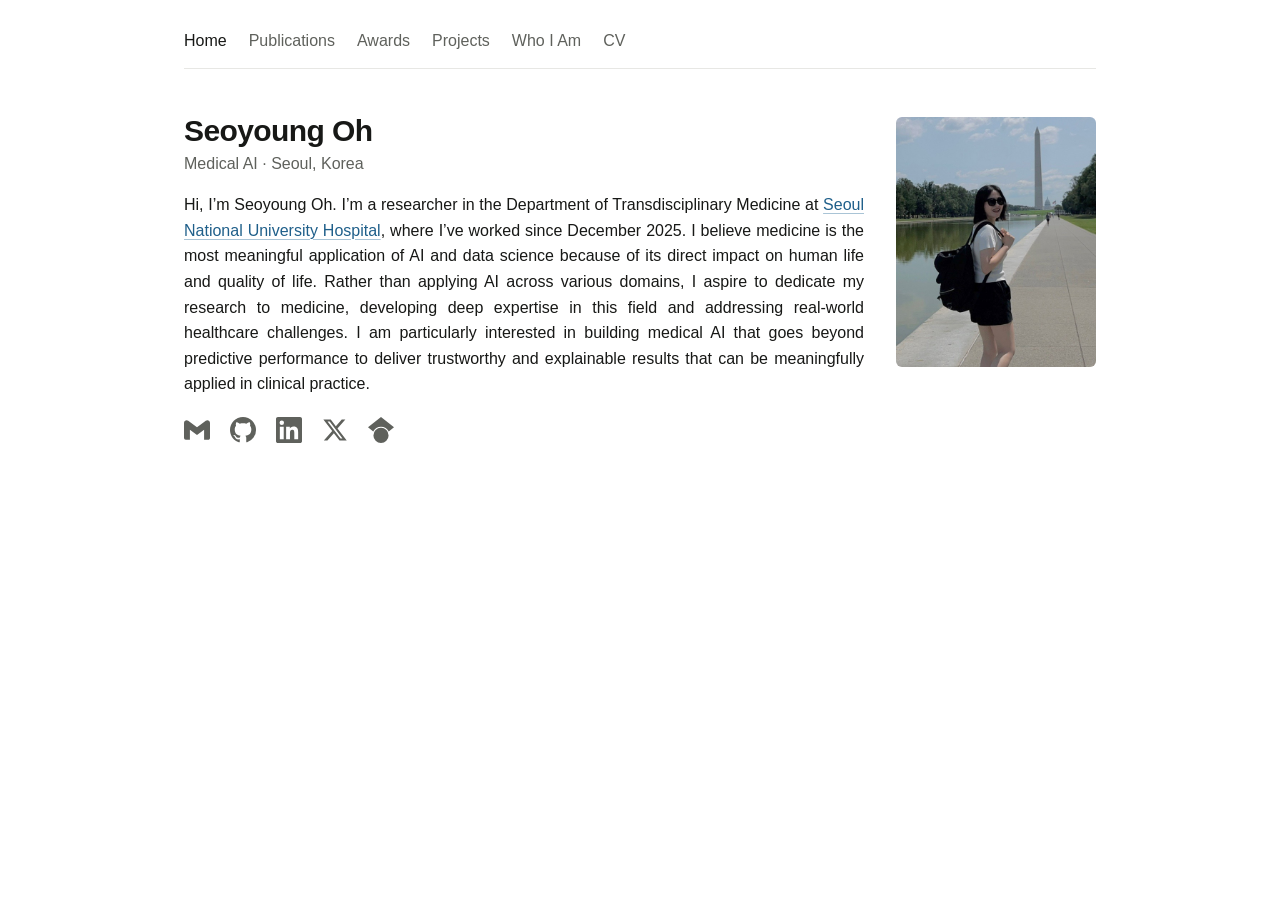
<file: index.html>
<!DOCTYPE html>
<html lang="en">
<head>
<meta charset="utf-8" />
<meta name="viewport" content="width=device-width, initial-scale=1" />
<title>Seoyoung Oh - Medical AI</title>
<meta name="description" content="Seoyoung Oh - Researcher in the Department of Transdisciplinary Medicine at Seoul National University Hospital, working on Healthcare and Medical AI." />
<meta name="author" content="Seoyoung Oh" />
<meta name="color-scheme" content="light dark" />
<meta name="theme-color" content="#FFFFFF" media="(prefers-color-scheme: light)" />
<meta name="theme-color" content="#0C0D0C" media="(prefers-color-scheme: dark)" />

<meta property="og:type" content="profile" />
<meta property="og:title" content="Seoyoung Oh - Medical AI" />
<meta property="og:description" content="Researcher in Transdisciplinary Medicine at Seoul National University Hospital, working on Healthcare and Medical AI." />
<meta property="og:locale" content="en_US" />
<meta name="twitter:card" content="summary" />
<meta name="twitter:title" content="Seoyoung Oh - Medical AI" />
<meta name="twitter:description" content="Researcher in Transdisciplinary Medicine at Seoul National University Hospital, working on Healthcare and Medical AI." />

<link rel="icon" href="data:image/svg+xml,%3Csvg%20xmlns='http://www.w3.org/2000/svg'%20viewBox='0%200%2032%2032'%3E%3Crect%20width='32'%20height='32'%20rx='7'%20fill='%230C0D0C'/%3E%3Ctext%20x='16'%20y='22'%20font-family='system-ui,sans-serif'%20font-size='15'%20font-weight='600'%20fill='%23EDEEEC'%20text-anchor='middle'%3ESO%3C/text%3E%3C/svg%3E" />
<link rel="stylesheet" href="assets/css/base.css">
<link rel="stylesheet" href="assets/css/home.css">
</head>
<body>

<main class="page">

  <nav class="top">
    <a href="index.html" aria-current="page">Home</a>
    <a href="publications.html">Publications</a>
    <a href="awards.html">Awards</a>
    <a href="projects.html">Projects</a>
    <a href="about.html">Who I Am</a>
    <a href="assets/pdf/SEOYOUNGOH_CV.pdf" target="_blank" rel="noopener">CV</a>
  </nav>

  <section class="intro">
    <img class="portrait" src="assets/img/profile-crop.jpg" alt="Seoyoung Oh" width="200" height="250" decoding="async" />
    <h1>Seoyoung Oh</h1>
    <p class="role">Medical AI · Seoul, Korea</p>

    <p>Hi, I’m Seoyoung Oh. I’m a researcher in the Department of Transdisciplinary Medicine at <a href="https://www.snuh.org" target="_blank" rel="noopener">Seoul National University Hospital</a>, where I’ve worked since December 2025. I believe medicine is the most meaningful application of AI and data science because of its direct impact on human life and quality of life. Rather than applying AI across various domains, I aspire to dedicate my research to medicine, developing deep expertise in this field and addressing real-world healthcare challenges. I am particularly interested in building medical AI that goes beyond predictive performance to deliver trustworthy and explainable results that can be meaningfully applied in clinical practice.</p>

    <div class="links">
      <a href="mailto:inmani1555@gmail.com" aria-label="Email">
        <svg viewBox="0 0 24 24" aria-hidden="true"><path d="M24 5.457v13.909c0 .904-.732 1.636-1.636 1.636h-3.819V11.73L12 16.64l-6.545-4.91v9.273H1.636A1.636 1.636 0 0 1 0 19.366V5.457c0-2.023 2.309-3.178 3.927-1.964L5.455 4.64 12 9.548l6.545-4.91 1.528-1.145C21.69 2.28 24 3.434 24 5.457z"/></svg>
      </a>
      <a href="https://github.com/5seoyoung" aria-label="GitHub">
        <svg viewBox="0 0 16 16" aria-hidden="true"><path d="M8 0C3.58 0 0 3.58 0 8c0 3.54 2.29 6.53 5.47 7.59.4.07.55-.17.55-.38 0-.19-.01-.82-.01-1.49-2.01.37-2.53-.49-2.69-.94-.09-.23-.48-.94-.82-1.13-.28-.15-.68-.52-.01-.53.63-.01 1.08.58 1.23.82.72 1.21 1.87.87 2.33.66.07-.52.28-.87.51-1.07-1.78-.2-3.64-.89-3.64-3.95 0-.87.31-1.59.82-2.15-.08-.2-.36-1.02.08-2.12 0 0 .67-.21 2.2.82.64-.18 1.32-.27 2-.27.68 0 1.36.09 2 .27 1.53-1.04 2.2-.82 2.2-.82.44 1.1.16 1.92.08 2.12.51.56.82 1.27.82 2.15 0 3.07-1.87 3.75-3.65 3.95.29.25.54.73.54 1.48 0 1.07-.01 1.93-.01 2.2 0 .21.15.46.55.38A8.01 8.01 0 0 0 16 8c0-4.42-3.58-8-8-8Z"/></svg>
      </a>
      <a href="https://www.linkedin.com/in/5seo0/" aria-label="LinkedIn">
        <svg viewBox="0 0 24 24" aria-hidden="true"><path d="M20.45 20.45h-3.56v-5.57c0-1.33-.02-3.04-1.85-3.04-1.85 0-2.14 1.45-2.14 2.94v5.67H9.35V9h3.41v1.56h.05c.48-.9 1.63-1.85 3.36-1.85 3.6 0 4.27 2.37 4.27 5.45v6.29ZM5.34 7.43a2.06 2.06 0 1 1 0-4.12 2.06 2.06 0 0 1 0 4.12ZM7.12 20.45H3.55V9h3.57v11.45ZM22.22 0H1.77C.79 0 0 .77 0 1.72v20.56C0 23.23.79 24 1.77 24h20.45c.98 0 1.78-.77 1.78-1.72V1.72C24 .77 23.2 0 22.22 0Z"/></svg>
      </a>
      <a href="https://x.com/5seo0_oh" aria-label="X">
        <svg viewBox="0 0 24 24" aria-hidden="true"><path d="M18.244 2.25h3.308l-7.227 8.26 8.502 11.24H16.17l-5.214-6.817L4.99 21.75H1.68l7.73-8.835L1.254 2.25H8.08l4.713 6.231 5.45-6.231Zm-1.161 17.52h1.833L7.084 4.126H5.117l11.966 15.644Z"/></svg>
      </a>
      <a href="https://scholar.google.com/citations?user=7uniuWMAAAAJ&hl=ko" aria-label="Google Scholar">
        <svg viewBox="0 0 24 24" aria-hidden="true"><path d="M12 24a7 7 0 1 1 0-14 7 7 0 0 1 0 14zm0-24L0 9.5l4.838 3.94A8 8 0 0 1 12 9a8 8 0 0 1 7.162 4.44L24 9.5z"/></svg>
      </a>
    </div>
  </section>

</main>

</body>
</html>
</file>
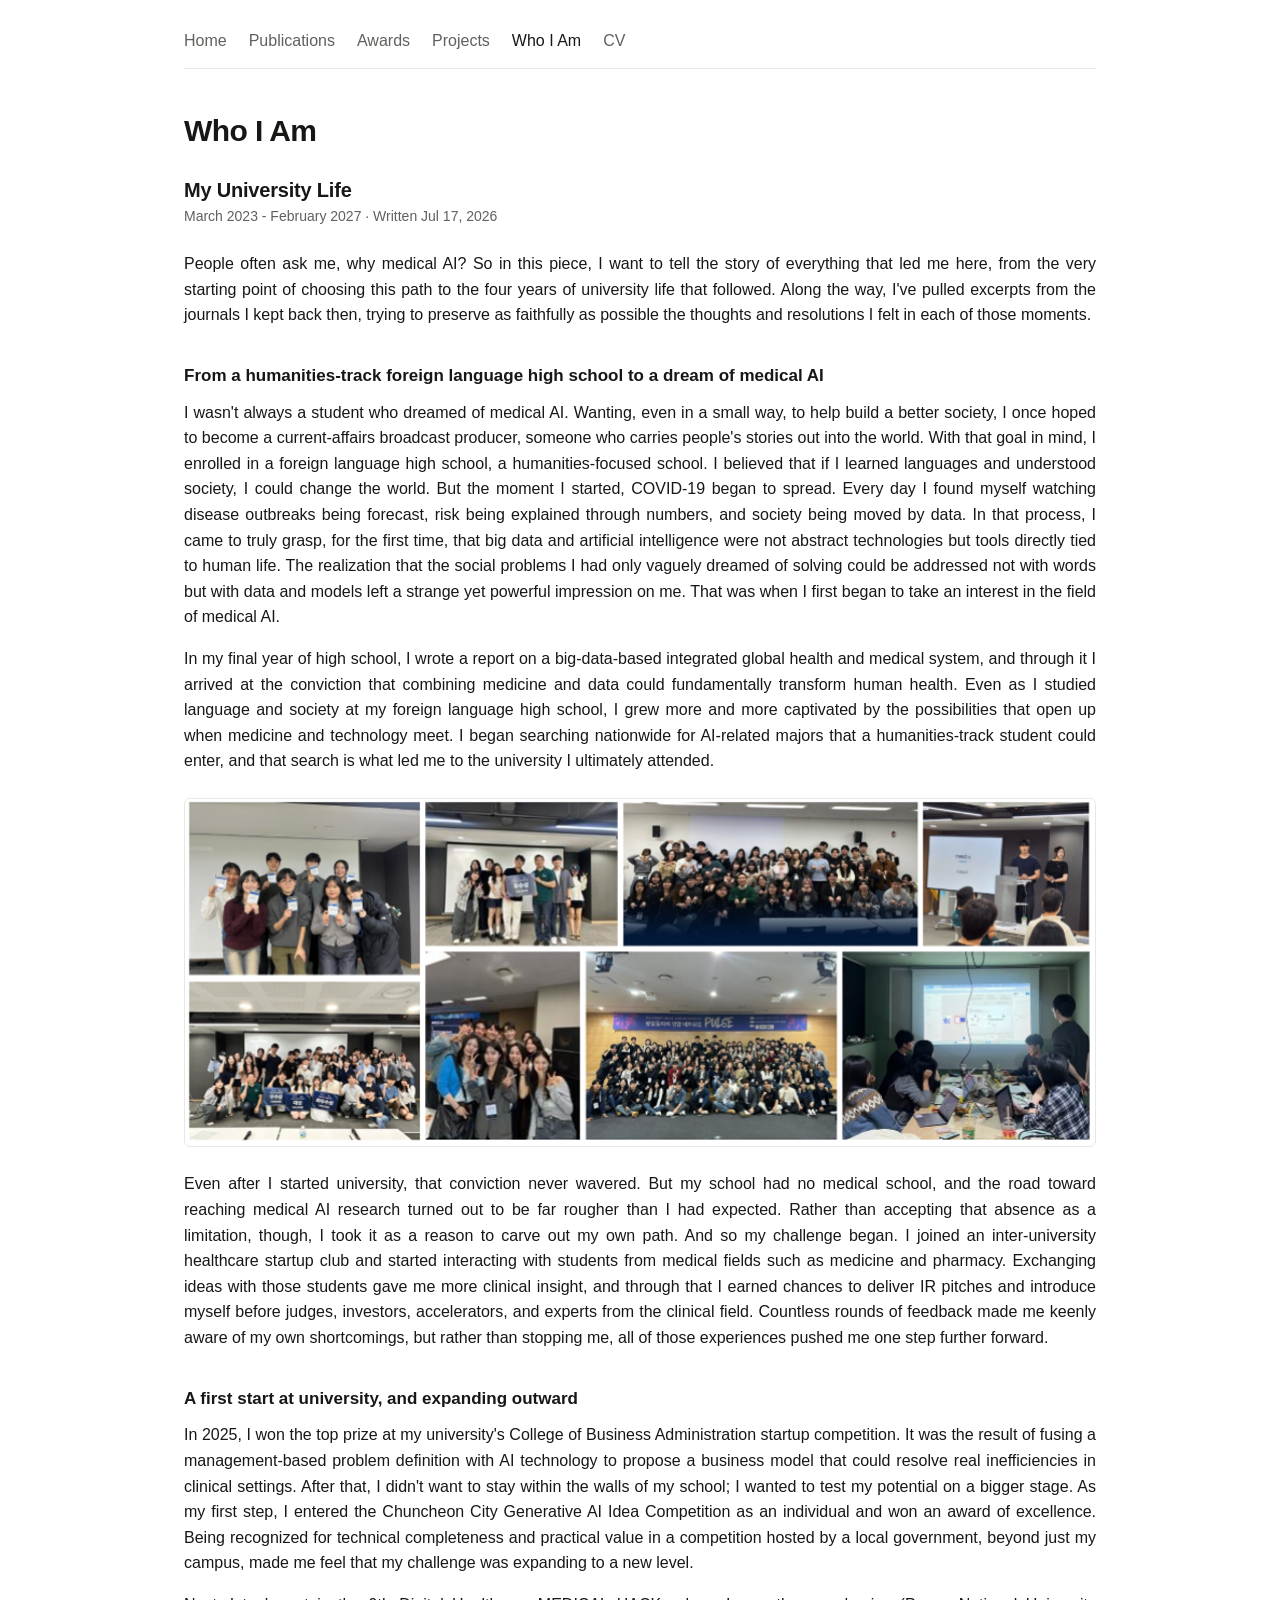
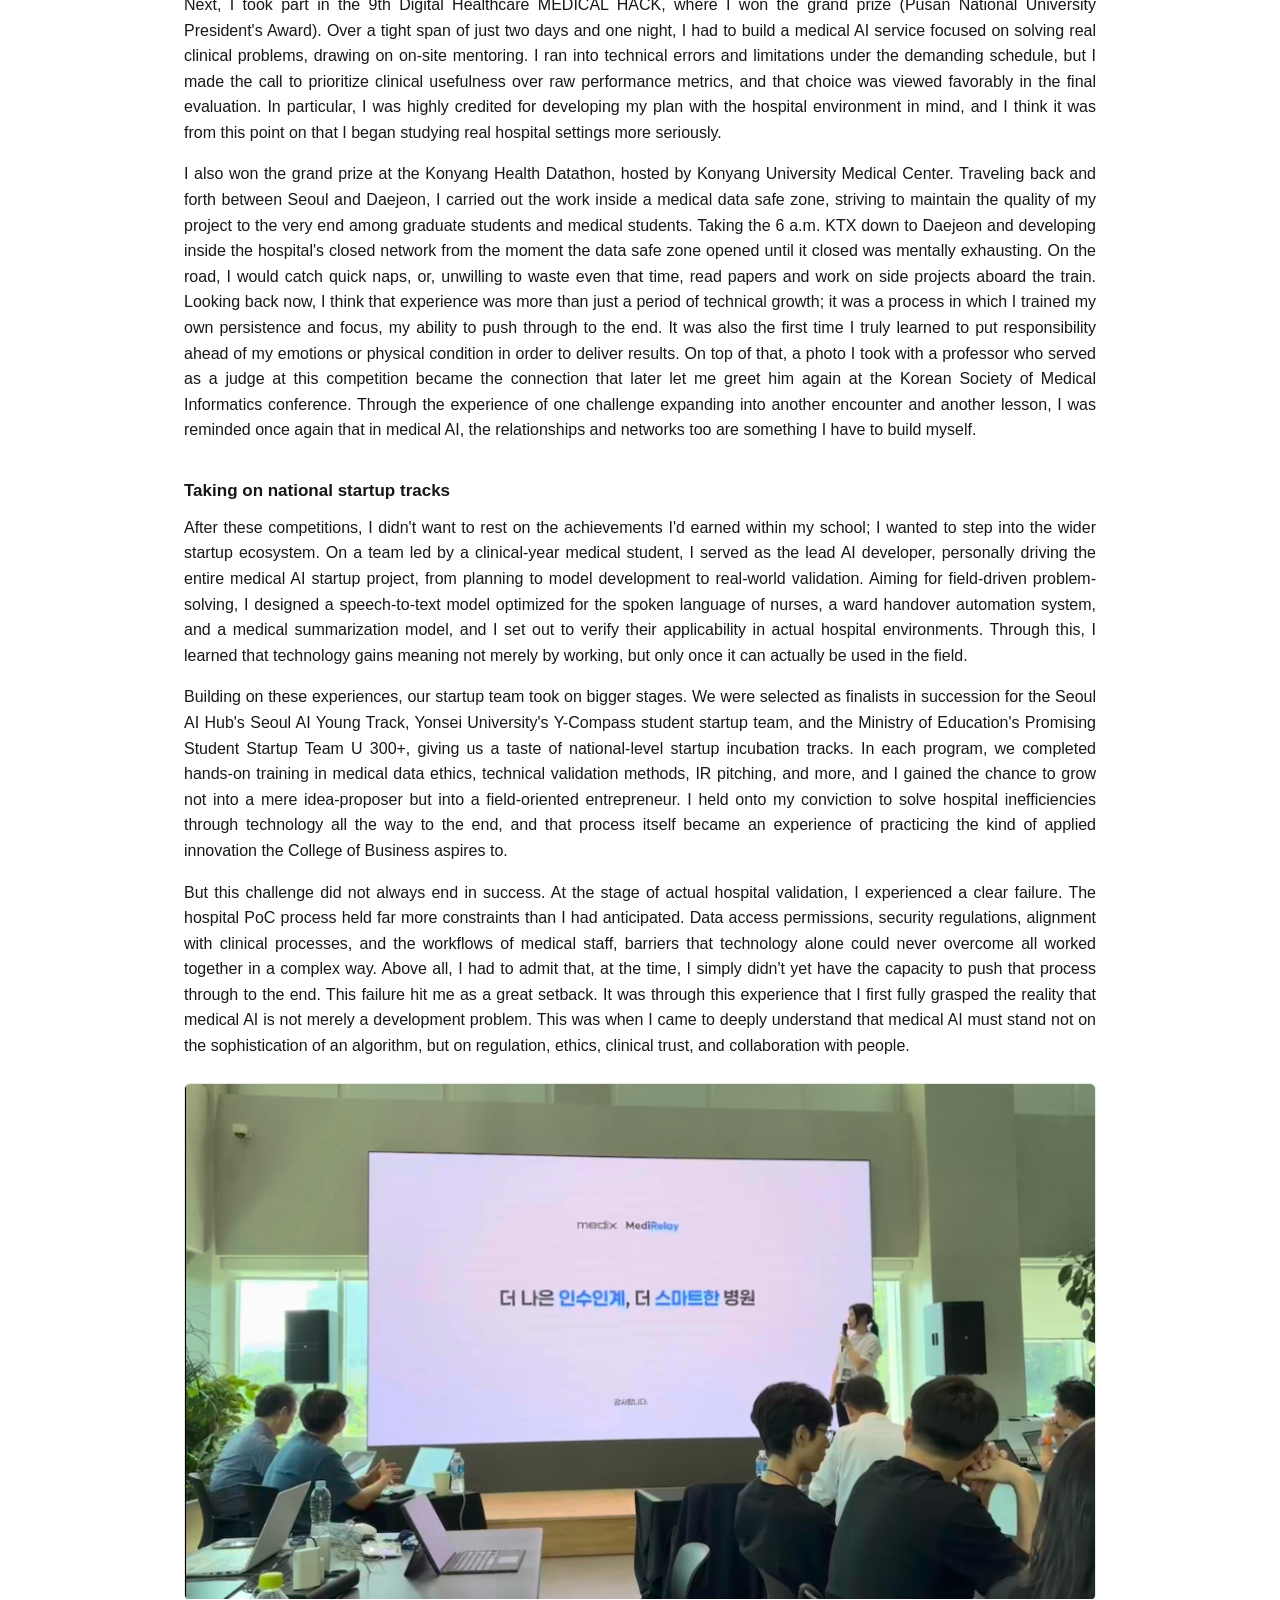
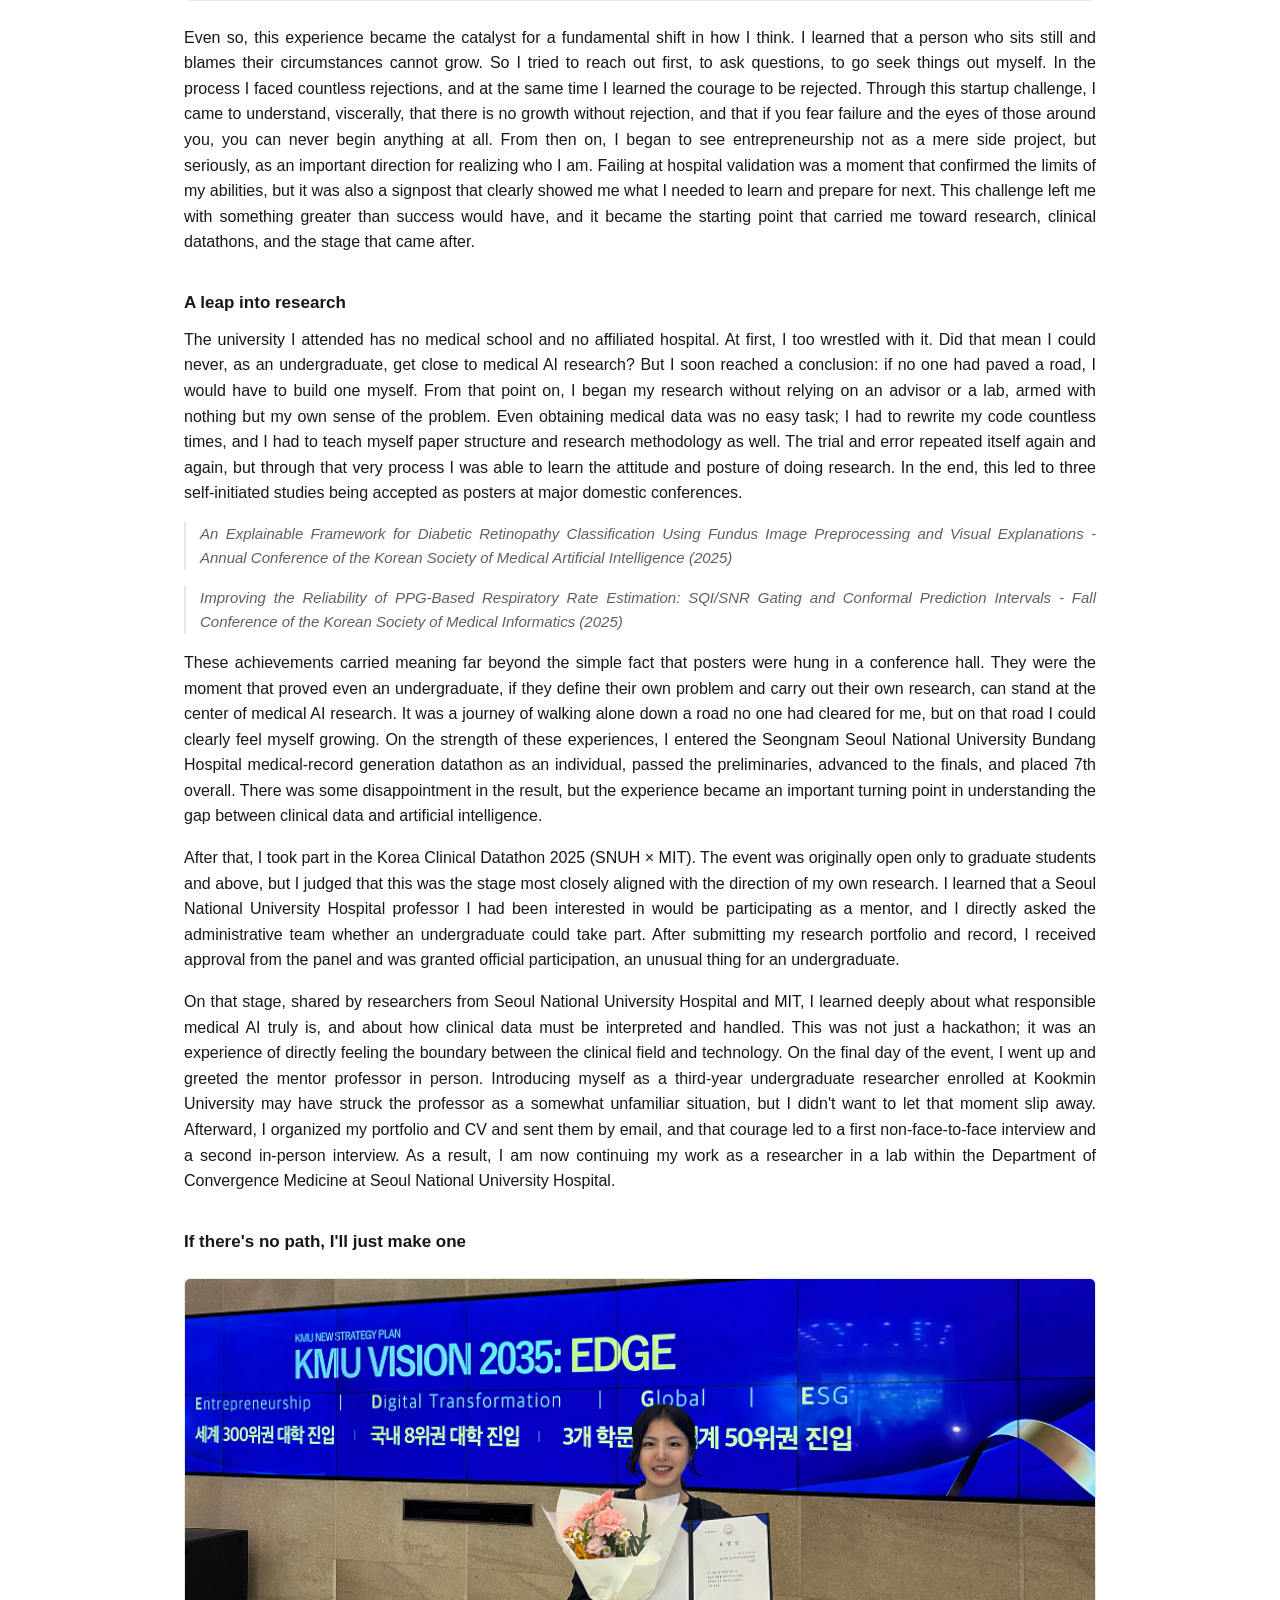
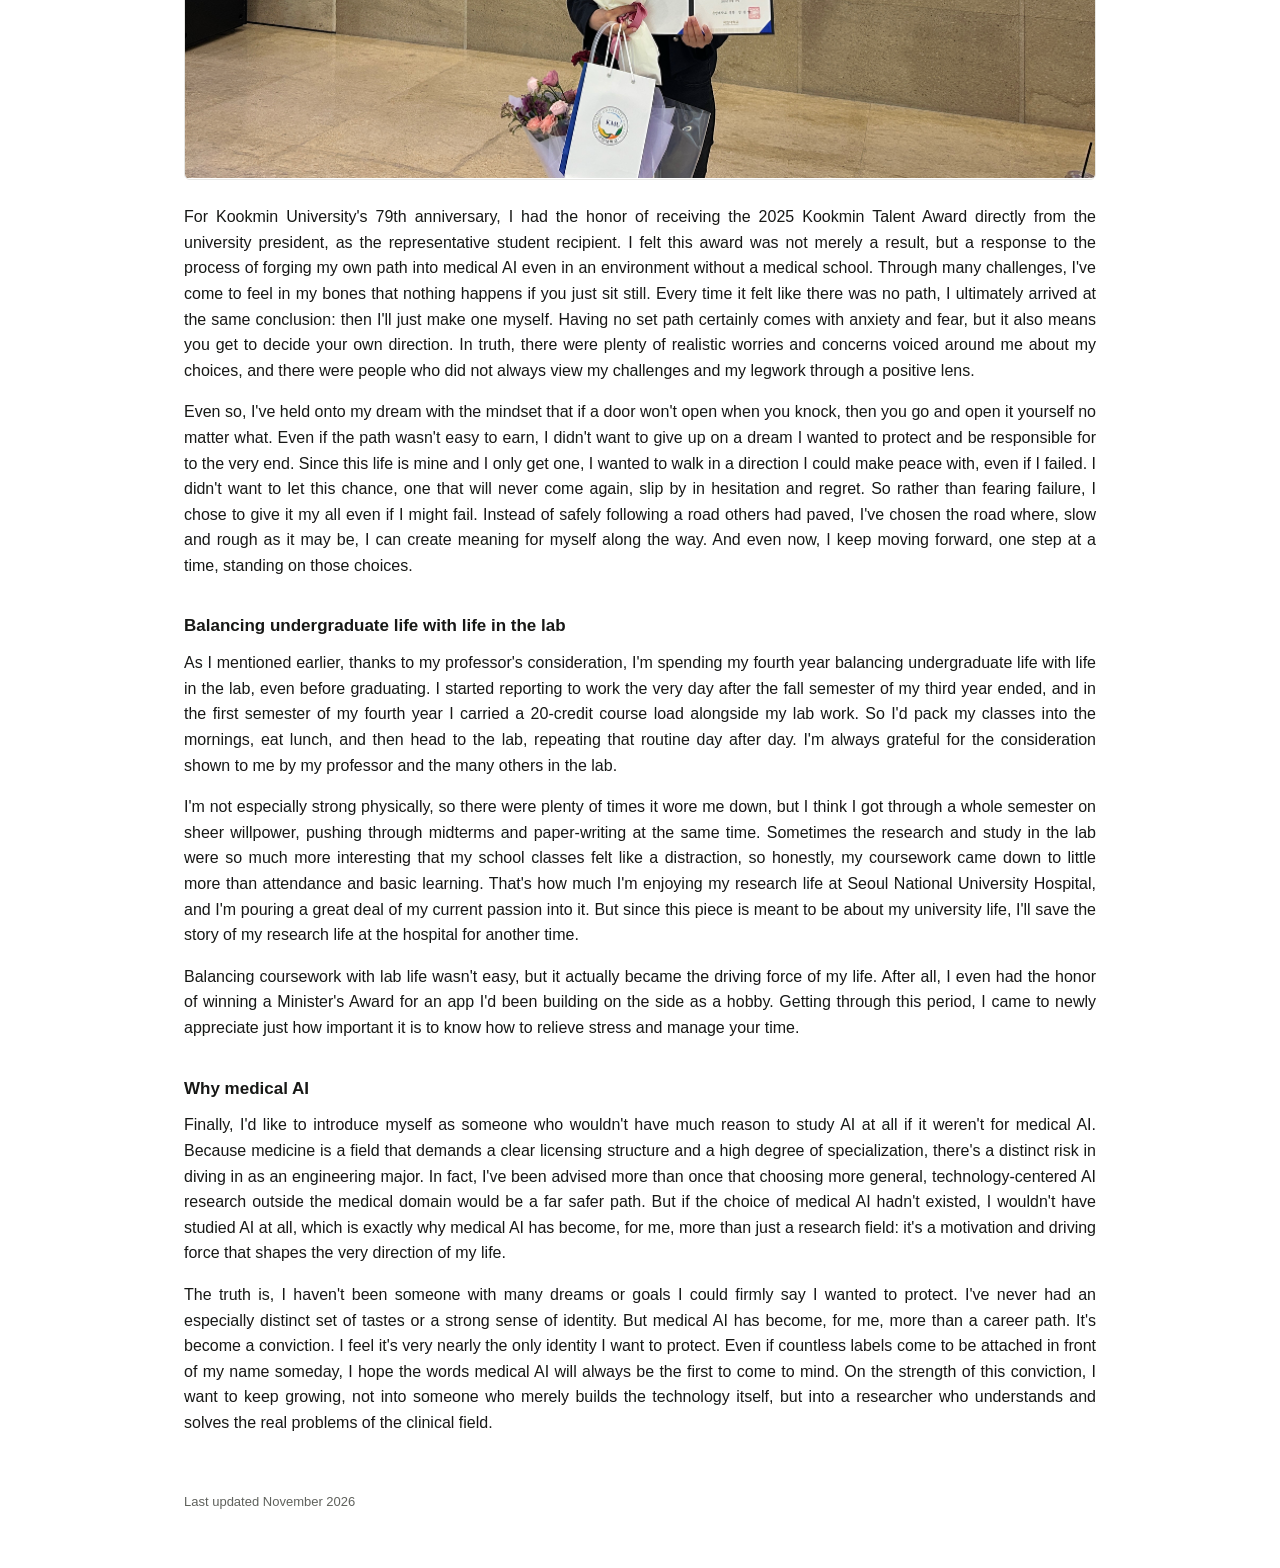
<file: about.html>
<!DOCTYPE html>
<html lang="en">
<head>
<meta charset="utf-8" />
<meta name="viewport" content="width=device-width, initial-scale=1" />
<title>Who I Am - Seoyoung Oh</title>
<meta name="description" content="Who I Am - Seoyoung Oh, Medical AI." />
<meta name="author" content="Seoyoung Oh" />
<meta name="color-scheme" content="light dark" />
<meta name="theme-color" content="#FFFFFF" media="(prefers-color-scheme: light)" />
<meta name="theme-color" content="#0C0D0C" media="(prefers-color-scheme: dark)" />

<link rel="icon" href="data:image/svg+xml,%3Csvg%20xmlns='http://www.w3.org/2000/svg'%20viewBox='0%200%2032%2032'%3E%3Crect%20width='32'%20height='32'%20rx='7'%20fill='%230C0D0C'/%3E%3Ctext%20x='16'%20y='22'%20font-family='system-ui,sans-serif'%20font-size='15'%20font-weight='600'%20fill='%23EDEEEC'%20text-anchor='middle'%3ESO%3C/text%3E%3C/svg%3E" />
<link rel="stylesheet" href="assets/css/base.css">
<link rel="stylesheet" href="assets/css/about.css">
</head>
<body>

<main class="page">

  <nav class="top">
    <a href="index.html">Home</a>
    <a href="publications.html">Publications</a>
    <a href="awards.html">Awards</a>
    <a href="projects.html">Projects</a>
    <a href="about.html" aria-current="page">Who I Am</a>
    <a href="assets/pdf/SEOYOUNGOH_CV.pdf" target="_blank" rel="noopener">CV</a>
  </nav>

  <article class="essay">
    <h1>Who I Am</h1>
    <h2>My University Life</h2>
    <p class="essay-meta">March 2023 - February 2027 · Written Jul 17, 2026</p>

          <div class="chapter-body">
            <p>People often ask me, why medical AI? So in this piece, I want to tell the story of everything that led me here, from the very starting point of choosing this path to the four years of university life that followed. Along the way, I've pulled excerpts from the journals I kept back then, trying to preserve as faithfully as possible the thoughts and resolutions I felt in each of those moments.</p>

            <h3 class="chapter-sub">From a humanities-track foreign language high school to a dream of medical AI</h3>
            <p>I wasn't always a student who dreamed of medical AI. Wanting, even in a small way, to help build a better society, I once hoped to become a current-affairs broadcast producer, someone who carries people's stories out into the world. With that goal in mind, I enrolled in a foreign language high school, a humanities-focused school. I believed that if I learned languages and understood society, I could change the world. But the moment I started, COVID-19 began to spread. Every day I found myself watching disease outbreaks being forecast, risk being explained through numbers, and society being moved by data. In that process, I came to truly grasp, for the first time, that big data and artificial intelligence were not abstract technologies but tools directly tied to human life. The realization that the social problems I had only vaguely dreamed of solving could be addressed not with words but with data and models left a strange yet powerful impression on me. That was when I first began to take an interest in the field of medical AI.</p>
            <p>In my final year of high school, I wrote a report on a big-data-based integrated global health and medical system, and through it I arrived at the conviction that combining medicine and data could fundamentally transform human health. Even as I studied language and society at my foreign language high school, I grew more and more captivated by the possibilities that open up when medicine and technology meet. I began searching nationwide for AI-related majors that a humanities-track student could enter, and that search is what led me to the university I ultimately attended.</p>
            <figure class="chapter-fig"><img src="assets/img/fig1.png" alt="" width="906" height="346" loading="lazy" decoding="async" /></figure>
            <p>Even after I started university, that conviction never wavered. But my school had no medical school, and the road toward reaching medical AI research turned out to be far rougher than I had expected. Rather than accepting that absence as a limitation, though, I took it as a reason to carve out my own path. And so my challenge began. I joined an inter-university healthcare startup club and started interacting with students from medical fields such as medicine and pharmacy. Exchanging ideas with those students gave me more clinical insight, and through that I earned chances to deliver IR pitches and introduce myself before judges, investors, accelerators, and experts from the clinical field. Countless rounds of feedback made me keenly aware of my own shortcomings, but rather than stopping me, all of those experiences pushed me one step further forward.</p>

            <h3 class="chapter-sub">A first start at university, and expanding outward</h3>
            <p>In 2025, I won the top prize at my university's College of Business Administration startup competition. It was the result of fusing a management-based problem definition with AI technology to propose a business model that could resolve real inefficiencies in clinical settings. After that, I didn't want to stay within the walls of my school; I wanted to test my potential on a bigger stage. As my first step, I entered the Chuncheon City Generative AI Idea Competition as an individual and won an award of excellence. Being recognized for technical completeness and practical value in a competition hosted by a local government, beyond just my campus, made me feel that my challenge was expanding to a new level.</p>
            <p>Next, I took part in the 9th Digital Healthcare MEDICAL HACK, where I won the grand prize (Pusan National University President's Award). Over a tight span of just two days and one night, I had to build a medical AI service focused on solving real clinical problems, drawing on on-site mentoring. I ran into technical errors and limitations under the demanding schedule, but I made the call to prioritize clinical usefulness over raw performance metrics, and that choice was viewed favorably in the final evaluation. In particular, I was highly credited for developing my plan with the hospital environment in mind, and I think it was from this point on that I began studying real hospital settings more seriously.</p>
            <p>I also won the grand prize at the Konyang Health Datathon, hosted by Konyang University Medical Center. Traveling back and forth between Seoul and Daejeon, I carried out the work inside a medical data safe zone, striving to maintain the quality of my project to the very end among graduate students and medical students. Taking the 6 a.m. KTX down to Daejeon and developing inside the hospital's closed network from the moment the data safe zone opened until it closed was mentally exhausting. On the road, I would catch quick naps, or, unwilling to waste even that time, read papers and work on side projects aboard the train. Looking back now, I think that experience was more than just a period of technical growth; it was a process in which I trained my own persistence and focus, my ability to push through to the end. It was also the first time I truly learned to put responsibility ahead of my emotions or physical condition in order to deliver results. On top of that, a photo I took with a professor who served as a judge at this competition became the connection that later let me greet him again at the Korean Society of Medical Informatics conference. Through the experience of one challenge expanding into another encounter and another lesson, I was reminded once again that in medical AI, the relationships and networks too are something I have to build myself.</p>

            <h3 class="chapter-sub">Taking on national startup tracks</h3>
            <p>After these competitions, I didn't want to rest on the achievements I'd earned within my school; I wanted to step into the wider startup ecosystem. On a team led by a clinical-year medical student, I served as the lead AI developer, personally driving the entire medical AI startup project, from planning to model development to real-world validation. Aiming for field-driven problem-solving, I designed a speech-to-text model optimized for the spoken language of nurses, a ward handover automation system, and a medical summarization model, and I set out to verify their applicability in actual hospital environments. Through this, I learned that technology gains meaning not merely by working, but only once it can actually be used in the field.</p>
            <p>Building on these experiences, our startup team took on bigger stages. We were selected as finalists in succession for the Seoul AI Hub's Seoul AI Young Track, Yonsei University's Y-Compass student startup team, and the Ministry of Education's Promising Student Startup Team U 300+, giving us a taste of national-level startup incubation tracks. In each program, we completed hands-on training in medical data ethics, technical validation methods, IR pitching, and more, and I gained the chance to grow not into a mere idea-proposer but into a field-oriented entrepreneur. I held onto my conviction to solve hospital inefficiencies through technology all the way to the end, and that process itself became an experience of practicing the kind of applied innovation the College of Business aspires to.</p>
            <p>But this challenge did not always end in success. At the stage of actual hospital validation, I experienced a clear failure. The hospital PoC process held far more constraints than I had anticipated. Data access permissions, security regulations, alignment with clinical processes, and the workflows of medical staff, barriers that technology alone could never overcome all worked together in a complex way. Above all, I had to admit that, at the time, I simply didn't yet have the capacity to push that process through to the end. This failure hit me as a great setback. It was through this experience that I first fully grasped the reality that medical AI is not merely a development problem. This was when I came to deeply understand that medical AI must stand not on the sophistication of an algorithm, but on regulation, ethics, clinical trust, and collaboration with people.</p>
            <figure class="chapter-fig"><img src="assets/img/fig2.png" alt="" width="896" height="508" loading="lazy" decoding="async" /></figure>
            <p>Even so, this experience became the catalyst for a fundamental shift in how I think. I learned that a person who sits still and blames their circumstances cannot grow. So I tried to reach out first, to ask questions, to go seek things out myself. In the process I faced countless rejections, and at the same time I learned the courage to be rejected. Through this startup challenge, I came to understand, viscerally, that there is no growth without rejection, and that if you fear failure and the eyes of those around you, you can never begin anything at all. From then on, I began to see entrepreneurship not as a mere side project, but seriously, as an important direction for realizing who I am. Failing at hospital validation was a moment that confirmed the limits of my abilities, but it was also a signpost that clearly showed me what I needed to learn and prepare for next. This challenge left me with something greater than success would have, and it became the starting point that carried me toward research, clinical datathons, and the stage that came after.</p>

            <h3 class="chapter-sub">A leap into research</h3>
            <p>The university I attended has no medical school and no affiliated hospital. At first, I too wrestled with it. Did that mean I could never, as an undergraduate, get close to medical AI research? But I soon reached a conclusion: if no one had paved a road, I would have to build one myself. From that point on, I began my research without relying on an advisor or a lab, armed with nothing but my own sense of the problem. Even obtaining medical data was no easy task; I had to rewrite my code countless times, and I had to teach myself paper structure and research methodology as well. The trial and error repeated itself again and again, but through that very process I was able to learn the attitude and posture of doing research. In the end, this led to three self-initiated studies being accepted as posters at major domestic conferences.</p>
            <p class="chapter-cite">An Explainable Framework for Diabetic Retinopathy Classification Using Fundus Image Preprocessing and Visual Explanations - Annual Conference of the Korean Society of Medical Artificial Intelligence (2025)</p>
            <p class="chapter-cite">Improving the Reliability of PPG-Based Respiratory Rate Estimation: SQI/SNR Gating and Conformal Prediction Intervals - Fall Conference of the Korean Society of Medical Informatics (2025)</p>
            <p>These achievements carried meaning far beyond the simple fact that posters were hung in a conference hall. They were the moment that proved even an undergraduate, if they define their own problem and carry out their own research, can stand at the center of medical AI research. It was a journey of walking alone down a road no one had cleared for me, but on that road I could clearly feel myself growing. On the strength of these experiences, I entered the Seongnam Seoul National University Bundang Hospital medical-record generation datathon as an individual, passed the preliminaries, advanced to the finals, and placed 7th overall. There was some disappointment in the result, but the experience became an important turning point in understanding the gap between clinical data and artificial intelligence.</p>
            <p>After that, I took part in the Korea Clinical Datathon 2025 (SNUH × MIT). The event was originally open only to graduate students and above, but I judged that this was the stage most closely aligned with the direction of my own research. I learned that a Seoul National University Hospital professor I had been interested in would be participating as a mentor, and I directly asked the administrative team whether an undergraduate could take part. After submitting my research portfolio and record, I received approval from the panel and was granted official participation, an unusual thing for an undergraduate.</p>
            <p>On that stage, shared by researchers from Seoul National University Hospital and MIT, I learned deeply about what responsible medical AI truly is, and about how clinical data must be interpreted and handled. This was not just a hackathon; it was an experience of directly feeling the boundary between the clinical field and technology. On the final day of the event, I went up and greeted the mentor professor in person. Introducing myself as a third-year undergraduate researcher enrolled at Kookmin University may have struck the professor as a somewhat unfamiliar situation, but I didn't want to let that moment slip away. Afterward, I organized my portfolio and CV and sent them by email, and that courage led to a first non-face-to-face interview and a second in-person interview. As a result, I am now continuing my work as a researcher in a lab within the Department of Convergence Medicine at Seoul National University Hospital.</p>

            <h3 class="chapter-sub">If there's no path, I'll just make one</h3>
            <figure class="chapter-fig"><img src="assets/img/fig3.png" alt="" width="898" height="494" loading="lazy" decoding="async" /></figure>
            <p>For Kookmin University's 79th anniversary, I had the honor of receiving the 2025 Kookmin Talent Award directly from the university president, as the representative student recipient. I felt this award was not merely a result, but a response to the process of forging my own path into medical AI even in an environment without a medical school. Through many challenges, I've come to feel in my bones that nothing happens if you just sit still. Every time it felt like there was no path, I ultimately arrived at the same conclusion: then I'll just make one myself. Having no set path certainly comes with anxiety and fear, but it also means you get to decide your own direction. In truth, there were plenty of realistic worries and concerns voiced around me about my choices, and there were people who did not always view my challenges and my legwork through a positive lens.</p>
            <p>Even so, I've held onto my dream with the mindset that if a door won't open when you knock, then you go and open it yourself no matter what. Even if the path wasn't easy to earn, I didn't want to give up on a dream I wanted to protect and be responsible for to the very end. Since this life is mine and I only get one, I wanted to walk in a direction I could make peace with, even if I failed. I didn't want to let this chance, one that will never come again, slip by in hesitation and regret. So rather than fearing failure, I chose to give it my all even if I might fail. Instead of safely following a road others had paved, I've chosen the road where, slow and rough as it may be, I can create meaning for myself along the way. And even now, I keep moving forward, one step at a time, standing on those choices.</p>

            <h3 class="chapter-sub">Balancing undergraduate life with life in the lab</h3>
            <p>As I mentioned earlier, thanks to my professor's consideration, I'm spending my fourth year balancing undergraduate life with life in the lab, even before graduating. I started reporting to work the very day after the fall semester of my third year ended, and in the first semester of my fourth year I carried a 20-credit course load alongside my lab work. So I'd pack my classes into the mornings, eat lunch, and then head to the lab, repeating that routine day after day. I'm always grateful for the consideration shown to me by my professor and the many others in the lab.</p>
            <p>I'm not especially strong physically, so there were plenty of times it wore me down, but I think I got through a whole semester on sheer willpower, pushing through midterms and paper-writing at the same time. Sometimes the research and study in the lab were so much more interesting that my school classes felt like a distraction, so honestly, my coursework came down to little more than attendance and basic learning. That's how much I'm enjoying my research life at Seoul National University Hospital, and I'm pouring a great deal of my current passion into it. But since this piece is meant to be about my university life, I'll save the story of my research life at the hospital for another time.</p>
            <p>Balancing coursework with lab life wasn't easy, but it actually became the driving force of my life. After all, I even had the honor of winning a Minister's Award for an app I'd been building on the side as a hobby. Getting through this period, I came to newly appreciate just how important it is to know how to relieve stress and manage your time.</p>

            <h3 class="chapter-sub">Why medical AI</h3>
            <p>Finally, I'd like to introduce myself as someone who wouldn't have much reason to study AI at all if it weren't for medical AI. Because medicine is a field that demands a clear licensing structure and a high degree of specialization, there's a distinct risk in diving in as an engineering major. In fact, I've been advised more than once that choosing more general, technology-centered AI research outside the medical domain would be a far safer path. But if the choice of medical AI hadn't existed, I wouldn't have studied AI at all, which is exactly why medical AI has become, for me, more than just a research field: it's a motivation and driving force that shapes the very direction of my life.</p>
            <p>The truth is, I haven't been someone with many dreams or goals I could firmly say I wanted to protect. I've never had an especially distinct set of tastes or a strong sense of identity. But medical AI has become, for me, more than a career path. It's become a conviction. I feel it's very nearly the only identity I want to protect. Even if countless labels come to be attached in front of my name someday, I hope the words medical AI will always be the first to come to mind. On the strength of this conviction, I want to keep growing, not into someone who merely builds the technology itself, but into a researcher who understands and solves the real problems of the clinical field.</p>
          </div>
  </article>

  <footer>
    <span>Last updated November 2026</span>
  </footer>

</main>

</body>
</html>
</file>
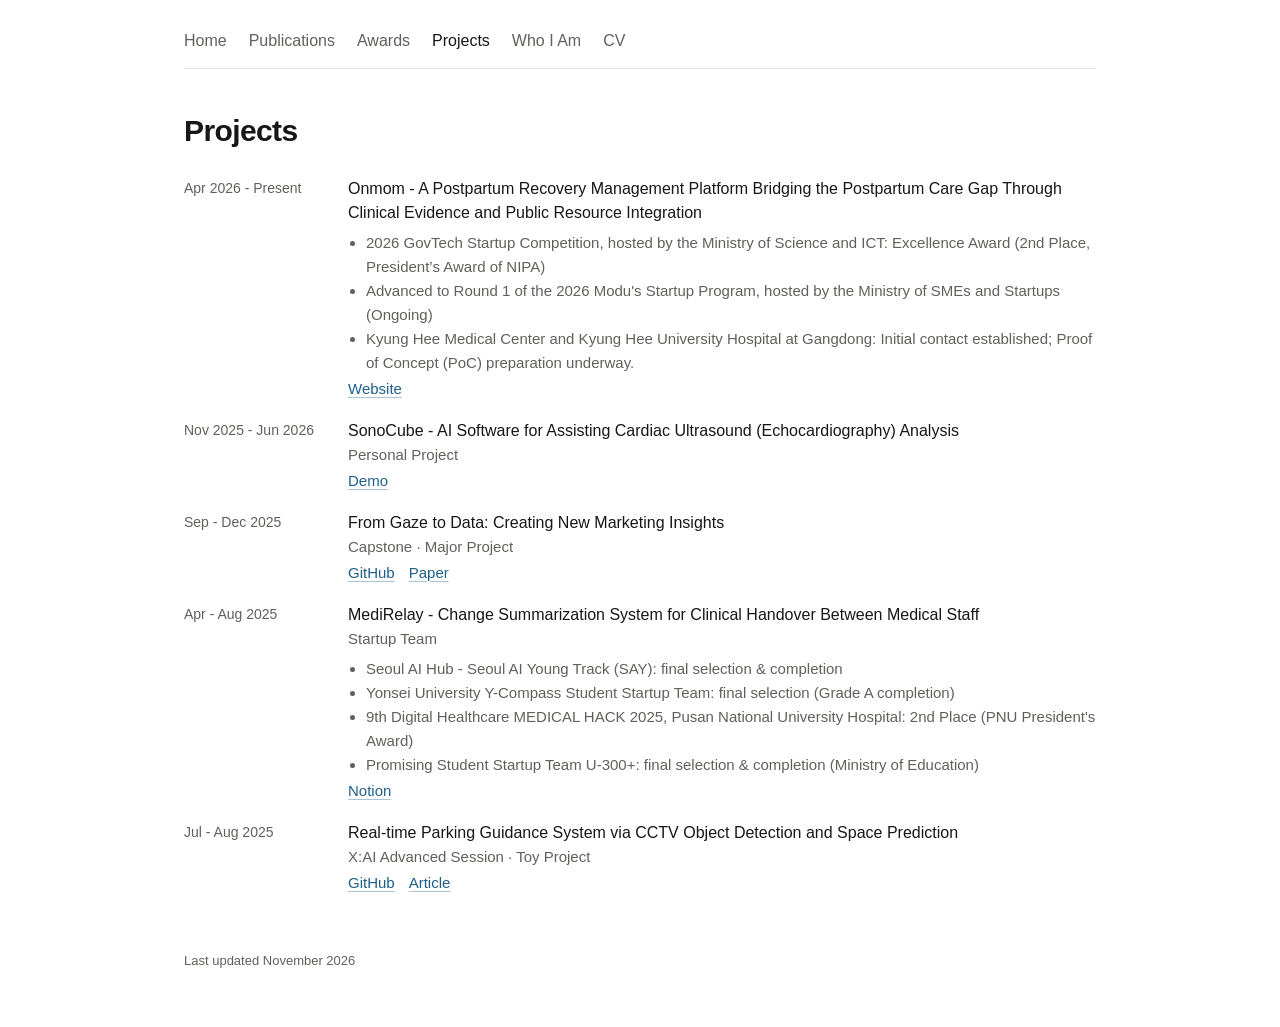
<file: apps.html>
<!DOCTYPE html>
<html lang="en">
<head>
<meta charset="utf-8" />
<title>Projects - Seoyoung Oh</title>
<meta http-equiv="refresh" content="0; url=projects.html" />
<link rel="canonical" href="https://seoyoungoh.com/projects.html" />
</head>
<body>
<p><a href="projects.html">Projects</a></p>
</body>
</html>
</file>
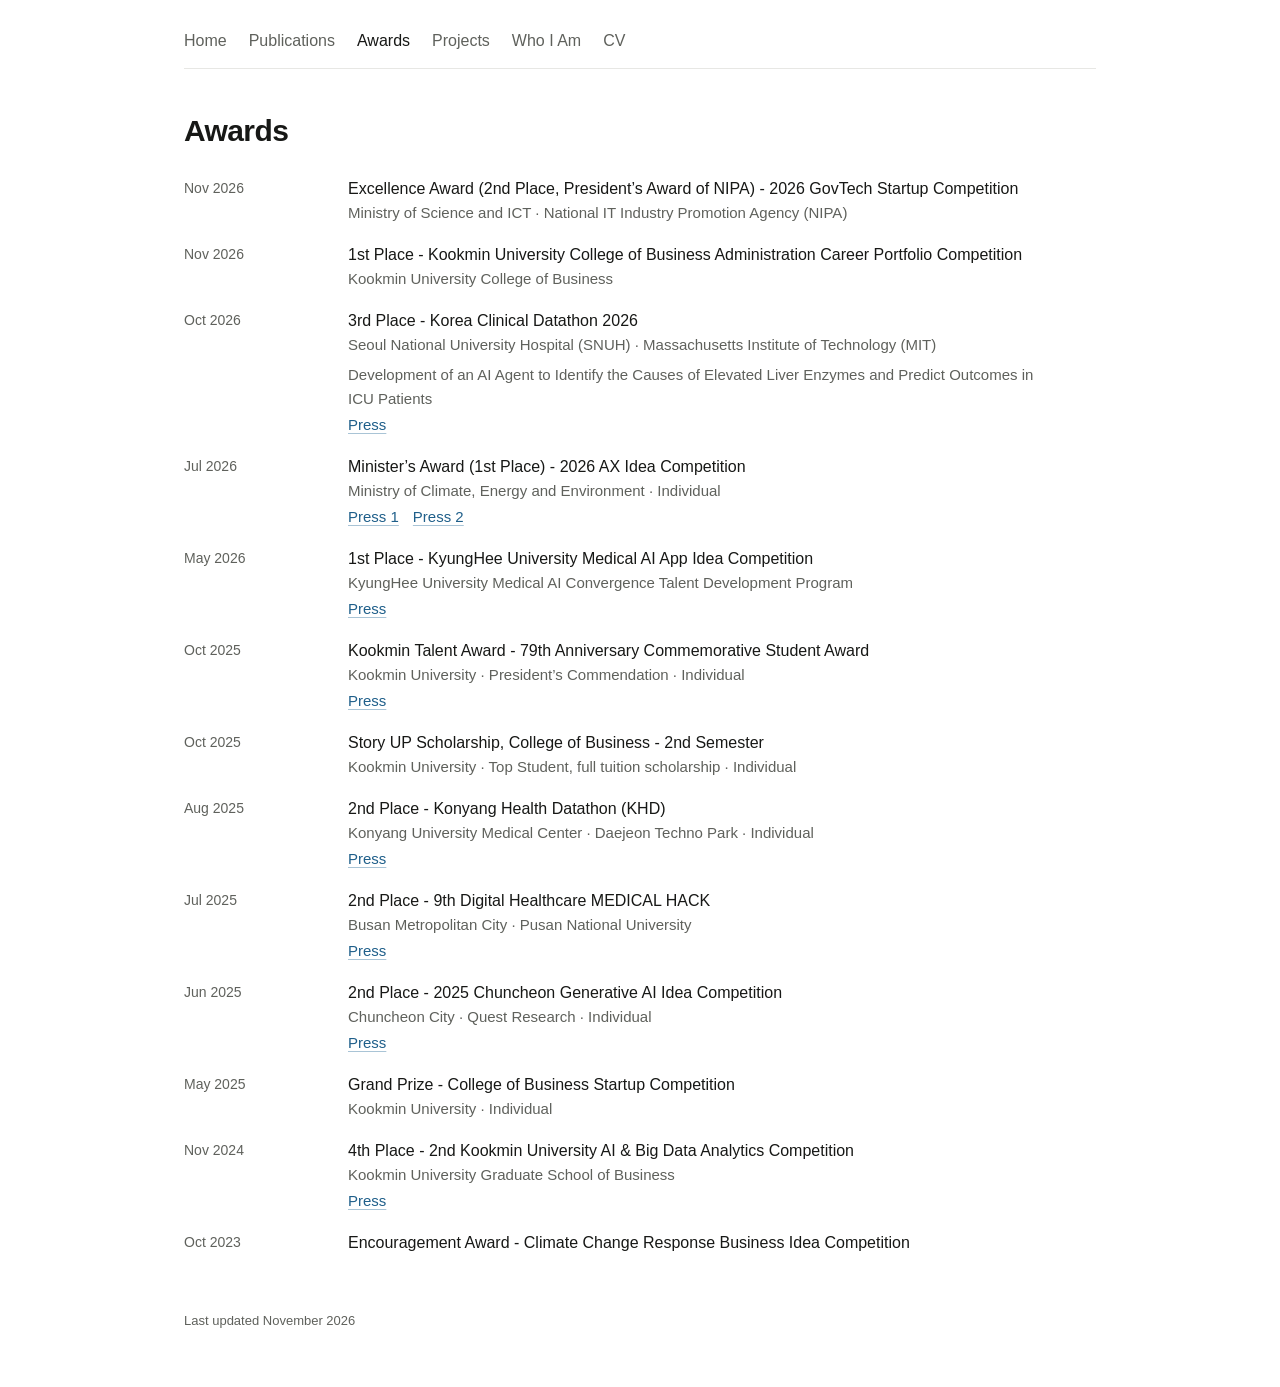
<file: awards.html>
<!DOCTYPE html>
<html lang="en">
<head>
<meta charset="utf-8" />
<meta name="viewport" content="width=device-width, initial-scale=1" />
<title>Awards - Seoyoung Oh</title>
<meta name="description" content="Awards - Seoyoung Oh, Medical AI." />
<meta name="author" content="Seoyoung Oh" />
<meta name="color-scheme" content="light dark" />
<meta name="theme-color" content="#FFFFFF" media="(prefers-color-scheme: light)" />
<meta name="theme-color" content="#0C0D0C" media="(prefers-color-scheme: dark)" />

<link rel="icon" href="data:image/svg+xml,%3Csvg%20xmlns='http://www.w3.org/2000/svg'%20viewBox='0%200%2032%2032'%3E%3Crect%20width='32'%20height='32'%20rx='7'%20fill='%230C0D0C'/%3E%3Ctext%20x='16'%20y='22'%20font-family='system-ui,sans-serif'%20font-size='15'%20font-weight='600'%20fill='%23EDEEEC'%20text-anchor='middle'%3ESO%3C/text%3E%3C/svg%3E" />
<link rel="stylesheet" href="assets/css/base.css">
<link rel="stylesheet" href="assets/css/section.css">
</head>
<body>

<main class="page">

  <nav class="top">
    <a href="index.html">Home</a>
    <a href="publications.html">Publications</a>
    <a href="awards.html" aria-current="page">Awards</a>
    <a href="projects.html">Projects</a>
    <a href="about.html">Who I Am</a>
    <a href="assets/pdf/SEOYOUNGOH_CV.pdf" target="_blank" rel="noopener">CV</a>
  </nav>

  <section>
    <h1>Awards</h1>

    <article class="entry">
      <span class="when">Nov 2026</span>
      <div>
        <h2 class="entry-title">Excellence Award (2nd Place, President’s Award of NIPA) - 2026 GovTech Startup Competition</h2>
        <p class="entry-org">Ministry of Science and ICT · National IT Industry Promotion Agency (NIPA)</p>
      </div>
    </article>

    <article class="entry">
      <span class="when">Nov 2026</span>
      <div>
        <h2 class="entry-title">1st Place - Kookmin University College of Business Administration Career Portfolio Competition</h2>
        <p class="entry-org">Kookmin University College of Business</p>
      </div>
    </article>

    <article class="entry">
      <span class="when">Oct 2026</span>
      <div>
        <h2 class="entry-title">3rd Place - Korea Clinical Datathon 2026</h2>
        <p class="entry-org">Seoul National University Hospital (SNUH) · Massachusetts Institute of Technology (MIT)</p>
        <p class="entry-desc">Development of an AI Agent to Identify the Causes of Elevated Liver Enzymes and Predict Outcomes in ICU Patients</p>
        <p class="entry-links">
          <a href="https://www.nursenews.co.kr/news/articleView.html?idxno=45310" target="_blank" rel="noopener">Press</a>
        </p>
      </div>
    </article>

    <article class="entry">
      <span class="when">Jul 2026</span>
      <div>
        <h2 class="entry-title">Minister’s Award (1st Place) - 2026 AX Idea Competition</h2>
        <p class="entry-org">Ministry of Climate, Energy and Environment · Individual</p>
        <p class="entry-links">
          <a href="https://www.etnews.com/20260705000007" target="_blank" rel="noopener">Press 1</a>
          <a href="https://www.netzeronews.kr/news/articleView.html?idxno=5811" target="_blank" rel="noopener">Press 2</a>
        </p>
      </div>
    </article>

    <article class="entry">
      <span class="when">May 2026</span>
      <div>
        <h2 class="entry-title">1st Place - KyungHee University Medical AI App Idea Competition</h2>
        <p class="entry-org">KyungHee University Medical AI Convergence Talent Development Program</p>
        <p class="entry-links">
          <a href="https://aim.khu.ac.kr/board/event.php?ptype=view&idx=75&page=1&code=event" target="_blank" rel="noopener">Press</a>
        </p>
      </div>
    </article>

    <article class="entry">
      <span class="when">Oct 2025</span>
      <div>
        <h2 class="entry-title">Kookmin Talent Award - 79th Anniversary Commemorative Student Award</h2>
        <p class="entry-org">Kookmin University · President’s Commendation · Individual</p>
        <p class="entry-links">
          <a href="https://www.hani.co.kr/arti/economy/biznews/1224434.html" target="_blank" rel="noopener">Press</a>
        </p>
      </div>
    </article>

    <article class="entry">
      <span class="when">Oct 2025</span>
      <div>
        <h2 class="entry-title">Story UP Scholarship, College of Business - 2nd Semester</h2>
        <p class="entry-org">Kookmin University · Top Student, full tuition scholarship · Individual</p>
      </div>
    </article>

    <article class="entry">
      <span class="when">Aug 2025</span>
      <div>
        <h2 class="entry-title">2nd Place - Konyang Health Datathon (KHD)</h2>
        <p class="entry-org">Konyang University Medical Center · Daejeon Techno Park · Individual</p>
        <p class="entry-links">
          <a href="https://www.docdocdoc.co.kr/news/articleView.html?idxno=3031407" target="_blank" rel="noopener">Press</a>
        </p>
      </div>
    </article>

    <article class="entry">
      <span class="when">Jul 2025</span>
      <div>
        <h2 class="entry-title">2nd Place - 9th Digital Healthcare MEDICAL HACK</h2>
        <p class="entry-org">Busan Metropolitan City · Pusan National University</p>
        <p class="entry-links">
          <a href="https://www.medworld.co.kr/news/articleView.html?idxno=248661" target="_blank" rel="noopener">Press</a>
        </p>
      </div>
    </article>

    <article class="entry">
      <span class="when">Jun 2025</span>
      <div>
        <h2 class="entry-title">2nd Place - 2025 Chuncheon Generative AI Idea Competition</h2>
        <p class="entry-org">Chuncheon City · Quest Research · Individual</p>
        <p class="entry-links">
          <a href="https://www.seoulilbo.com/news/articleView.html?idxno=751588" target="_blank" rel="noopener">Press</a>
        </p>
      </div>
    </article>

    <article class="entry">
      <span class="when">May 2025</span>
      <div>
        <h2 class="entry-title">Grand Prize - College of Business Startup Competition</h2>
        <p class="entry-org">Kookmin University · Individual</p>
      </div>
    </article>

    <article class="entry">
      <span class="when">Nov 2024</span>
      <div>
        <h2 class="entry-title">4th Place - 2nd Kookmin University AI &amp; Big Data Analytics Competition</h2>
        <p class="entry-org">Kookmin University Graduate School of Business</p>
        <p class="entry-links">
          <a href="https://www.hani.co.kr/arti/economy/biznews/1173668.html" target="_blank" rel="noopener">Press</a>
        </p>
      </div>
    </article>

    <article class="entry">
      <span class="when">Oct 2023</span>
      <div>
        <h2 class="entry-title">Encouragement Award - Climate Change Response Business Idea Competition</h2>
      </div>
    </article>
  </section>

  <footer>
    <span>Last updated November 2026</span>
  </footer>

</main>

</body>
</html>
</file>
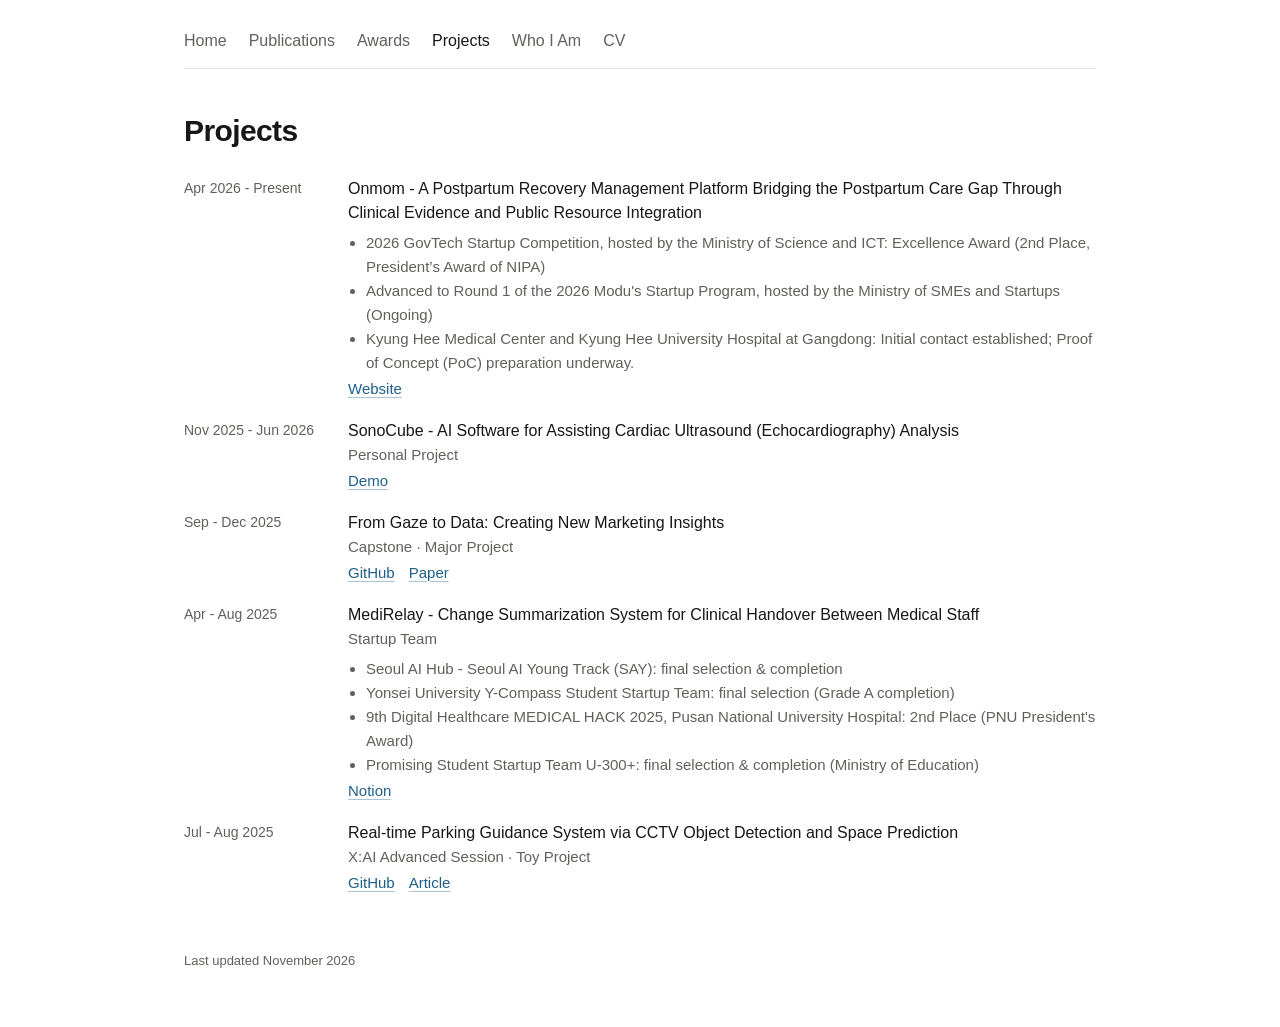
<file: projects.html>
<!DOCTYPE html>
<html lang="en">
<head>
<meta charset="utf-8" />
<meta name="viewport" content="width=device-width, initial-scale=1" />
<title>Projects - Seoyoung Oh</title>
<meta name="description" content="Projects - Seoyoung Oh, Medical AI." />
<meta name="author" content="Seoyoung Oh" />
<meta name="color-scheme" content="light dark" />
<meta name="theme-color" content="#FFFFFF" media="(prefers-color-scheme: light)" />
<meta name="theme-color" content="#0C0D0C" media="(prefers-color-scheme: dark)" />

<link rel="icon" href="data:image/svg+xml,%3Csvg%20xmlns='http://www.w3.org/2000/svg'%20viewBox='0%200%2032%2032'%3E%3Crect%20width='32'%20height='32'%20rx='7'%20fill='%230C0D0C'/%3E%3Ctext%20x='16'%20y='22'%20font-family='system-ui,sans-serif'%20font-size='15'%20font-weight='600'%20fill='%23EDEEEC'%20text-anchor='middle'%3ESO%3C/text%3E%3C/svg%3E" />
<link rel="stylesheet" href="assets/css/base.css">
<link rel="stylesheet" href="assets/css/section.css">
</head>
<body>

<main class="page">

  <nav class="top">
    <a href="index.html">Home</a>
    <a href="publications.html">Publications</a>
    <a href="awards.html">Awards</a>
    <a href="projects.html" aria-current="page">Projects</a>
    <a href="about.html">Who I Am</a>
    <a href="assets/pdf/SEOYOUNGOH_CV.pdf" target="_blank" rel="noopener">CV</a>
  </nav>

  <section>
    <h1>Projects</h1>

    <article class="entry">
      <span class="when">Apr 2026 - Present</span>
      <div>
        <h2 class="entry-title">Onmom - A Postpartum Recovery Management Platform Bridging the Postpartum Care Gap Through Clinical Evidence and Public Resource Integration</h2>
        <ul class="entry-list">
          <li>2026 GovTech Startup Competition, hosted by the Ministry of Science and ICT: Excellence Award (2nd Place, President’s Award of NIPA)</li>
          <li>Advanced to Round 1 of the 2026 Modu's Startup Program, hosted by the Ministry of SMEs and Startups (Ongoing)</li>
          <li>Kyung Hee Medical Center and Kyung Hee University Hospital at Gangdong: Initial contact established; Proof of Concept (PoC) preparation underway.</li>
        </ul>
        <p class="entry-links">
          <a href="https://onmoom.com/" target="_blank" rel="noopener">Website</a>
        </p>
      </div>
    </article>

    <article class="entry">
      <span class="when">Nov 2025 - Jun 2026</span>
      <div>
        <h2 class="entry-title">SonoCube - AI Software for Assisting Cardiac Ultrasound (Echocardiography) Analysis</h2>
        <p class="entry-org">Personal Project</p>
        <p class="entry-links">
          <a href="https://medix-ai.github.io/sonocube/" target="_blank" rel="noopener">Demo</a>
        </p>
      </div>
    </article>

    <article class="entry">
      <span class="when">Sep - Dec 2025</span>
      <div>
        <h2 class="entry-title">From Gaze to Data: Creating New Marketing Insights</h2>
        <p class="entry-org">Capstone · Major Project</p>
        <p class="entry-links">
          <a href="https://github.com/5seoyoung/gaze2data" target="_blank" rel="noopener">GitHub</a>
          <a href="assets/pdf/from-gaze-to-data.pdf" target="_blank" rel="noopener">Paper</a>
        </p>
      </div>
    </article>

    <article class="entry">
      <span class="when">Apr - Aug 2025</span>
      <div>
        <h2 class="entry-title">MediRelay - Change Summarization System for Clinical Handover Between Medical Staff</h2>
        <p class="entry-org">Startup Team</p>
        <ul class="entry-list">
          <li>Seoul AI Hub - Seoul AI Young Track (SAY): final selection &amp; completion</li>
          <li>Yonsei University Y-Compass Student Startup Team: final selection (Grade A completion)</li>
          <li>9th Digital Healthcare MEDICAL HACK 2025, Pusan National University Hospital: 2nd Place (PNU President's Award)</li>
          <li>Promising Student Startup Team U-300+: final selection &amp; completion (Ministry of Education)</li>
        </ul>
        <p class="entry-links">
          <a href="https://unleashed-oil-858.notion.site/medix-medirelay" target="_blank" rel="noopener">Notion</a>
        </p>
      </div>
    </article>

    <article class="entry">
      <span class="when">Jul - Aug 2025</span>
      <div>
        <h2 class="entry-title">Real-time Parking Guidance System via CCTV Object Detection and Space Prediction</h2>
        <p class="entry-org">X:AI Advanced Session · Toy Project</p>
        <p class="entry-links">
          <a href="https://github.com/5seoyoung/KMU-Smart-Parking-Monitor" target="_blank" rel="noopener">GitHub</a>
          <a href="https://cms.kookmin.ac.kr/kmu-xai/intro/project_.do?mode=view&articleNo=5929564&article.offset=10&articleLimit=10" target="_blank" rel="noopener">Article</a>
        </p>
      </div>
    </article>
  </section>

  <footer>
    <span>Last updated November 2026</span>
  </footer>

</main>

</body>
</html>
</file>
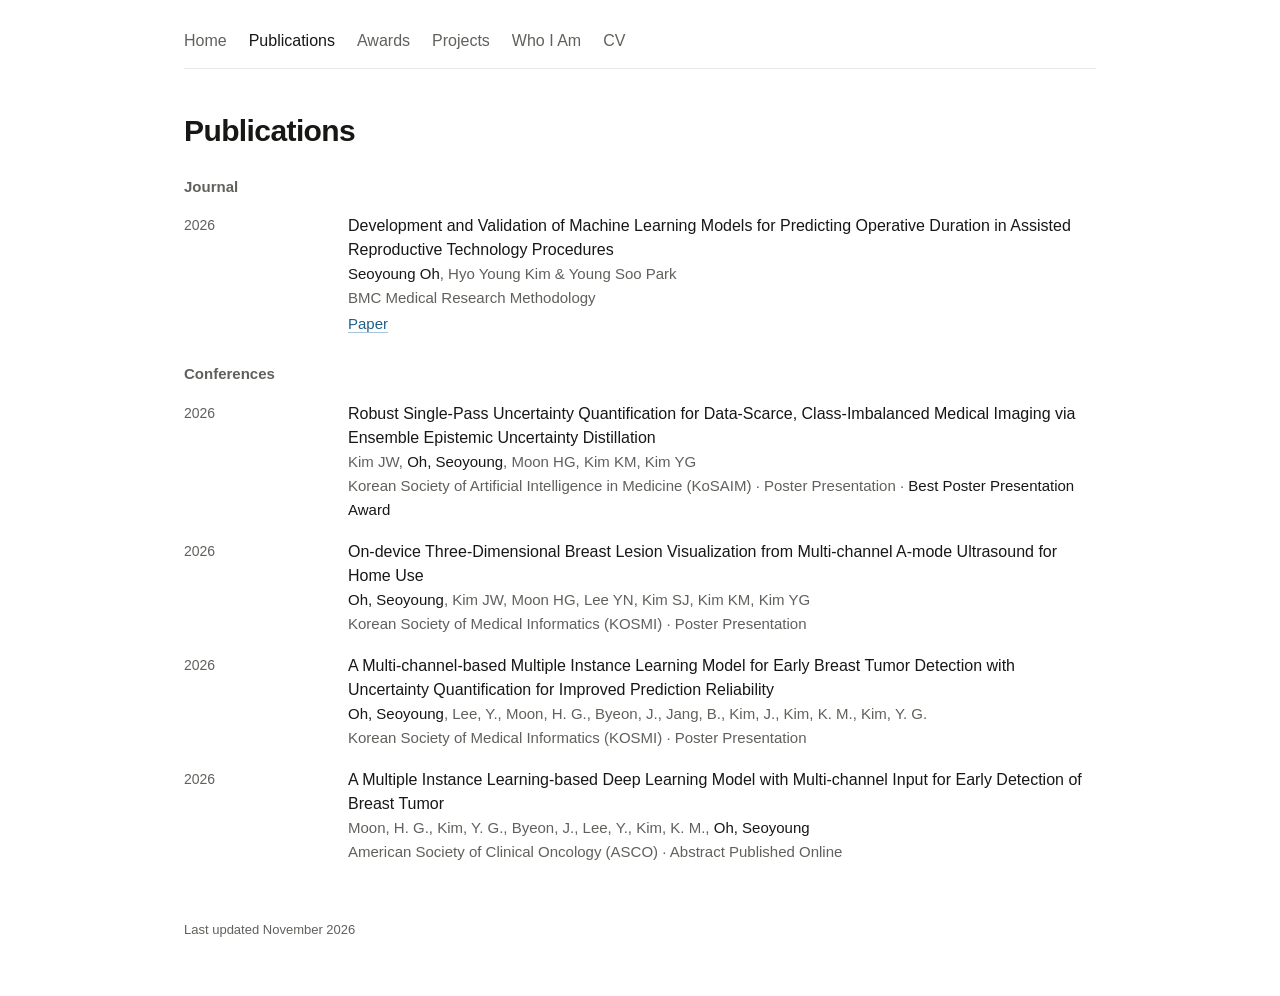
<file: publications.html>
<!DOCTYPE html>
<html lang="en">
<head>
<meta charset="utf-8" />
<meta name="viewport" content="width=device-width, initial-scale=1" />
<title>Publications - Seoyoung Oh</title>
<meta name="description" content="Publications - Seoyoung Oh, Medical AI." />
<meta name="author" content="Seoyoung Oh" />
<meta name="color-scheme" content="light dark" />
<meta name="theme-color" content="#FFFFFF" media="(prefers-color-scheme: light)" />
<meta name="theme-color" content="#0C0D0C" media="(prefers-color-scheme: dark)" />

<link rel="icon" href="data:image/svg+xml,%3Csvg%20xmlns='http://www.w3.org/2000/svg'%20viewBox='0%200%2032%2032'%3E%3Crect%20width='32'%20height='32'%20rx='7'%20fill='%230C0D0C'/%3E%3Ctext%20x='16'%20y='22'%20font-family='system-ui,sans-serif'%20font-size='15'%20font-weight='600'%20fill='%23EDEEEC'%20text-anchor='middle'%3ESO%3C/text%3E%3C/svg%3E" />
<link rel="stylesheet" href="assets/css/base.css">
<link rel="stylesheet" href="assets/css/section.css">
</head>
<body>

<main class="page">

  <nav class="top">
    <a href="index.html">Home</a>
    <a href="publications.html" aria-current="page">Publications</a>
    <a href="awards.html">Awards</a>
    <a href="projects.html">Projects</a>
    <a href="about.html">Who I Am</a>
    <a href="assets/pdf/SEOYOUNGOH_CV.pdf" target="_blank" rel="noopener">CV</a>
  </nav>

  <section>
    <h1>Publications</h1>

    <h2 class="block-sub">Journal</h2>

    <article class="entry">
      <span class="when">2026</span>
      <div>
        <h3 class="entry-title">Development and Validation of Machine Learning Models for Predicting Operative Duration in Assisted Reproductive Technology Procedures</h3>
        <p class="entry-org"><strong>Seoyoung Oh</strong>, Hyo Young Kim &amp; Young Soo Park</p>
        <p class="entry-org">BMC Medical Research Methodology</p>
        <p class="entry-links">
          <a href="https://link.springer.com/article/10.1186/s12874-026-02791-7" target="_blank" rel="noopener">Paper</a>
        </p>
      </div>
    </article>

    <h2 class="block-sub">Conferences</h2>

    <article class="entry">
      <span class="when">2026</span>
      <div>
        <h3 class="entry-title">Robust Single-Pass Uncertainty Quantification for Data-Scarce, Class-Imbalanced Medical Imaging via Ensemble Epistemic Uncertainty Distillation</h3>
        <p class="entry-org">Kim JW, <strong>Oh, Seoyoung</strong>, Moon HG, Kim KM, Kim YG</p>
        <p class="entry-org">Korean Society of Artificial Intelligence in Medicine (KoSAIM) · Poster Presentation · <strong>Best Poster Presentation Award</strong></p>
      </div>
    </article>

    <article class="entry">
      <span class="when">2026</span>
      <div>
        <h3 class="entry-title">On-device Three-Dimensional Breast Lesion Visualization from Multi-channel A-mode Ultrasound for Home Use</h3>
        <p class="entry-org"><strong>Oh, Seoyoung</strong>, Kim JW, Moon HG, Lee YN, Kim SJ, Kim KM, Kim YG</p>
        <p class="entry-org">Korean Society of Medical Informatics (KOSMI) · Poster Presentation</p>
      </div>
    </article>

    <article class="entry">
      <span class="when">2026</span>
      <div>
        <h3 class="entry-title">A Multi-channel-based Multiple Instance Learning Model for Early Breast Tumor Detection with Uncertainty Quantification for Improved Prediction Reliability</h3>
        <p class="entry-org"><strong>Oh, Seoyoung</strong>, Lee, Y., Moon, H. G., Byeon, J., Jang, B., Kim, J., Kim, K. M., Kim, Y. G.</p>
        <p class="entry-org">Korean Society of Medical Informatics (KOSMI) · Poster Presentation</p>
      </div>
    </article>

    <article class="entry">
      <span class="when">2026</span>
      <div>
        <h3 class="entry-title">A Multiple Instance Learning-based Deep Learning Model with Multi-channel Input for Early Detection of Breast Tumor</h3>
        <p class="entry-org">Moon, H. G., Kim, Y. G., Byeon, J., Lee, Y., Kim, K. M., <strong>Oh, Seoyoung</strong></p>
        <p class="entry-org">American Society of Clinical Oncology (ASCO) · Abstract Published Online</p>
      </div>
    </article>
  </section>

  <footer>
    <span>Last updated November 2026</span>
  </footer>

</main>

</body>
</html>
</file>
<file: assets/css/base.css>
/* ==========================================================================
   base.css - shared foundation for every page
   Design tokens (colours, fonts), reset, page layout, nav, footer.
   Change a colour or font HERE and it updates the whole site.
   ========================================================================== */

:root {
  --bg: #FFFFFF;
  --ink: #171816;
  --soft: #5F615C;
  --rule: #E7E7E4;
  --link: #1F5F8A;
  --link-line: #A9C4D6;

  --sans: -apple-system, BlinkMacSystemFont, "Segoe UI", Roboto, "Apple SD Gothic Neo", "Noto Sans KR", sans-serif;
}

@media (prefers-color-scheme: dark) {
  :root {
    --bg: #0C0D0C;
    --ink: #EDEEEC;
    --soft: #9A9C97;
    --rule: #232522;
    --link: #8FBFDD;
    --link-line: #3D5A6E;
  }
}

* { box-sizing: border-box; }
html {
  -webkit-font-smoothing: antialiased;
  -moz-osx-font-smoothing: grayscale;
  -webkit-text-size-adjust: 100%;
  text-size-adjust: 100%;
}

body {
  margin: 0;
  background: var(--bg);
  color: var(--ink);
  font-family: var(--sans);
  font-size: 16px;
  line-height: 1.6;
}

a {
  color: var(--link);
  text-decoration: underline;
  text-decoration-color: var(--link-line);
  text-decoration-thickness: 1px;
  text-underline-offset: 3px;
}
a:hover { text-decoration-color: currentColor; }
a:focus-visible { outline: 2px solid var(--link); outline-offset: 2px; }

::selection { background: var(--ink); color: var(--bg); }

h1 {
  margin: 0;
  font-size: 30px;
  font-weight: 600;
  letter-spacing: -0.02em;
  line-height: 1.2;
}

h2 {
  margin: 0;
  font-size: 20px;
  font-weight: 600;
  letter-spacing: -0.01em;
  line-height: 1.3;
}

/* ---------- page layout ---------- */

.page {
  max-width: 960px;
  margin: 0 auto;
  padding: 28px 24px 56px;
}

/* ---------- top nav ---------- */

.top {
  display: flex;
  flex-wrap: wrap;
  gap: 4px 22px;
  padding-bottom: 14px;
  margin-bottom: 44px;
  border-bottom: 1px solid var(--rule);
}

.top a { color: var(--soft); text-decoration: none; }
.top a:hover { color: var(--ink); }
.top a[aria-current] { color: var(--ink); font-weight: 500; }

/* ---------- footer ---------- */

footer {
  margin-top: 56px;
  font-size: 13px;
  color: var(--soft);
}

@media (max-width: 560px) {
  .page { padding: 20px 16px 44px; }
  .top { justify-content: space-between; gap: 4px 6px; margin-bottom: 28px; font-size: 13.5px; }
  h1 { font-size: 26px; }
}
</file>
<file: assets/css/home.css>
/* ==========================================================================
   home.css - styles unique to the home page (index.html)
   Loads AFTER base.css.
   ========================================================================== */

/* ---------- intro ---------- */

.intro::after { content: ""; display: block; clear: both; }

.portrait {
  float: right;
  width: 200px;
  height: auto;
  margin: 4px 0 16px 32px;
  border-radius: 6px;
}

.intro p { margin: 16px 0 0; text-align: justify; }
.intro .role { margin-top: 2px; color: var(--soft); }

/* ---------- logo links ---------- */

.links {
  display: flex;
  gap: 8px;
  margin: 14px 0 0 -6px;
}

.links a { display: block; padding: 6px; color: var(--soft); }
.links a:hover { color: var(--ink); }
.links svg { display: block; width: 26px; height: 26px; fill: currentColor; }

/* ---------- responsive ---------- */

@media (max-width: 560px) {
  /* small square photo beside the name; the bio then runs full width below */
  .portrait {
    width: 76px;
    height: 76px;
    margin: 0 0 0 16px;
    object-fit: cover;
    object-position: 50% 25%;
  }
  .intro p:not(.role) { clear: both; text-align: left; }
}
</file>
<file: assets/css/about.css>
/* ==========================================================================
   about.css - styles unique to the Who I Am essay (about.html)
   Loads AFTER base.css.
   ========================================================================== */

.essay h2 { margin-top: 28px; }

.essay-meta {
  margin: 2px 0 0;
  font-size: 14px;
  color: var(--soft);
}

.chapter-body { margin: 24px 0 0; }
.chapter-body p { margin: 0 0 16px; text-align: justify; }
.chapter-body p:last-child { margin-bottom: 0; }

.chapter-sub {
  margin: 36px 0 12px;
  font-size: 17px;
  font-weight: 600;
  line-height: 1.4;
}

.chapter-fig { margin: 24px 0; }

.chapter-fig img {
  display: block;
  width: 100%;
  height: auto;
  border-radius: 6px;
  border: 1px solid var(--rule);
}

.chapter-cite {
  margin: 0 0 12px;
  padding-left: 14px;
  border-left: 2px solid var(--rule);
  font-style: italic;
  font-size: 15px;
  color: var(--soft);
}

@media (max-width: 560px) {
  .chapter-body p { text-align: left; }
}
</file>
<file: assets/css/section.css>
/* ==========================================================================
   section.css - styles for the list pages
   (publications / awards / projects)
   Loads AFTER base.css.
   ========================================================================== */

h1 + .entry { margin-top: 28px; }

/* ---------- sub headings ---------- */

.block-sub {
  margin: 28px 0 0;
  font-size: 15px;
  font-weight: 600;
  letter-spacing: normal;
  color: var(--soft);
}

/* ---------- entries: date on the left, details on the right ---------- */

.entry {
  display: grid;
  grid-template-columns: 148px minmax(0, 1fr);
  gap: 0 16px;
  margin-top: 18px;
}

.when {
  font-size: 14px;
  line-height: 1.7;
  color: var(--soft);
  font-variant-numeric: tabular-nums;
}

.entry-title {
  margin: 0;
  font-size: 16px;
  font-weight: 500;
  letter-spacing: normal;
  line-height: 1.5;
}

.entry-org {
  margin: 0;
  font-size: 15px;
  color: var(--soft);
}

.entry-org strong { font-weight: 500; color: var(--ink); }

.entry-desc {
  margin: 6px 0 0;
  font-size: 15px;
  color: var(--soft);
  text-wrap: pretty;
}

.entry-list {
  margin: 6px 0 0;
  padding-left: 18px;
  font-size: 15px;
  color: var(--soft);
}

.entry-links {
  margin: 2px 0 0;
  display: flex;
  flex-wrap: wrap;
  gap: 0 14px;
  font-size: 15px;
}

/* ---------- responsive ---------- */

@media (max-width: 560px) {
  .entry { grid-template-columns: minmax(0, 1fr); }
}
</file>
